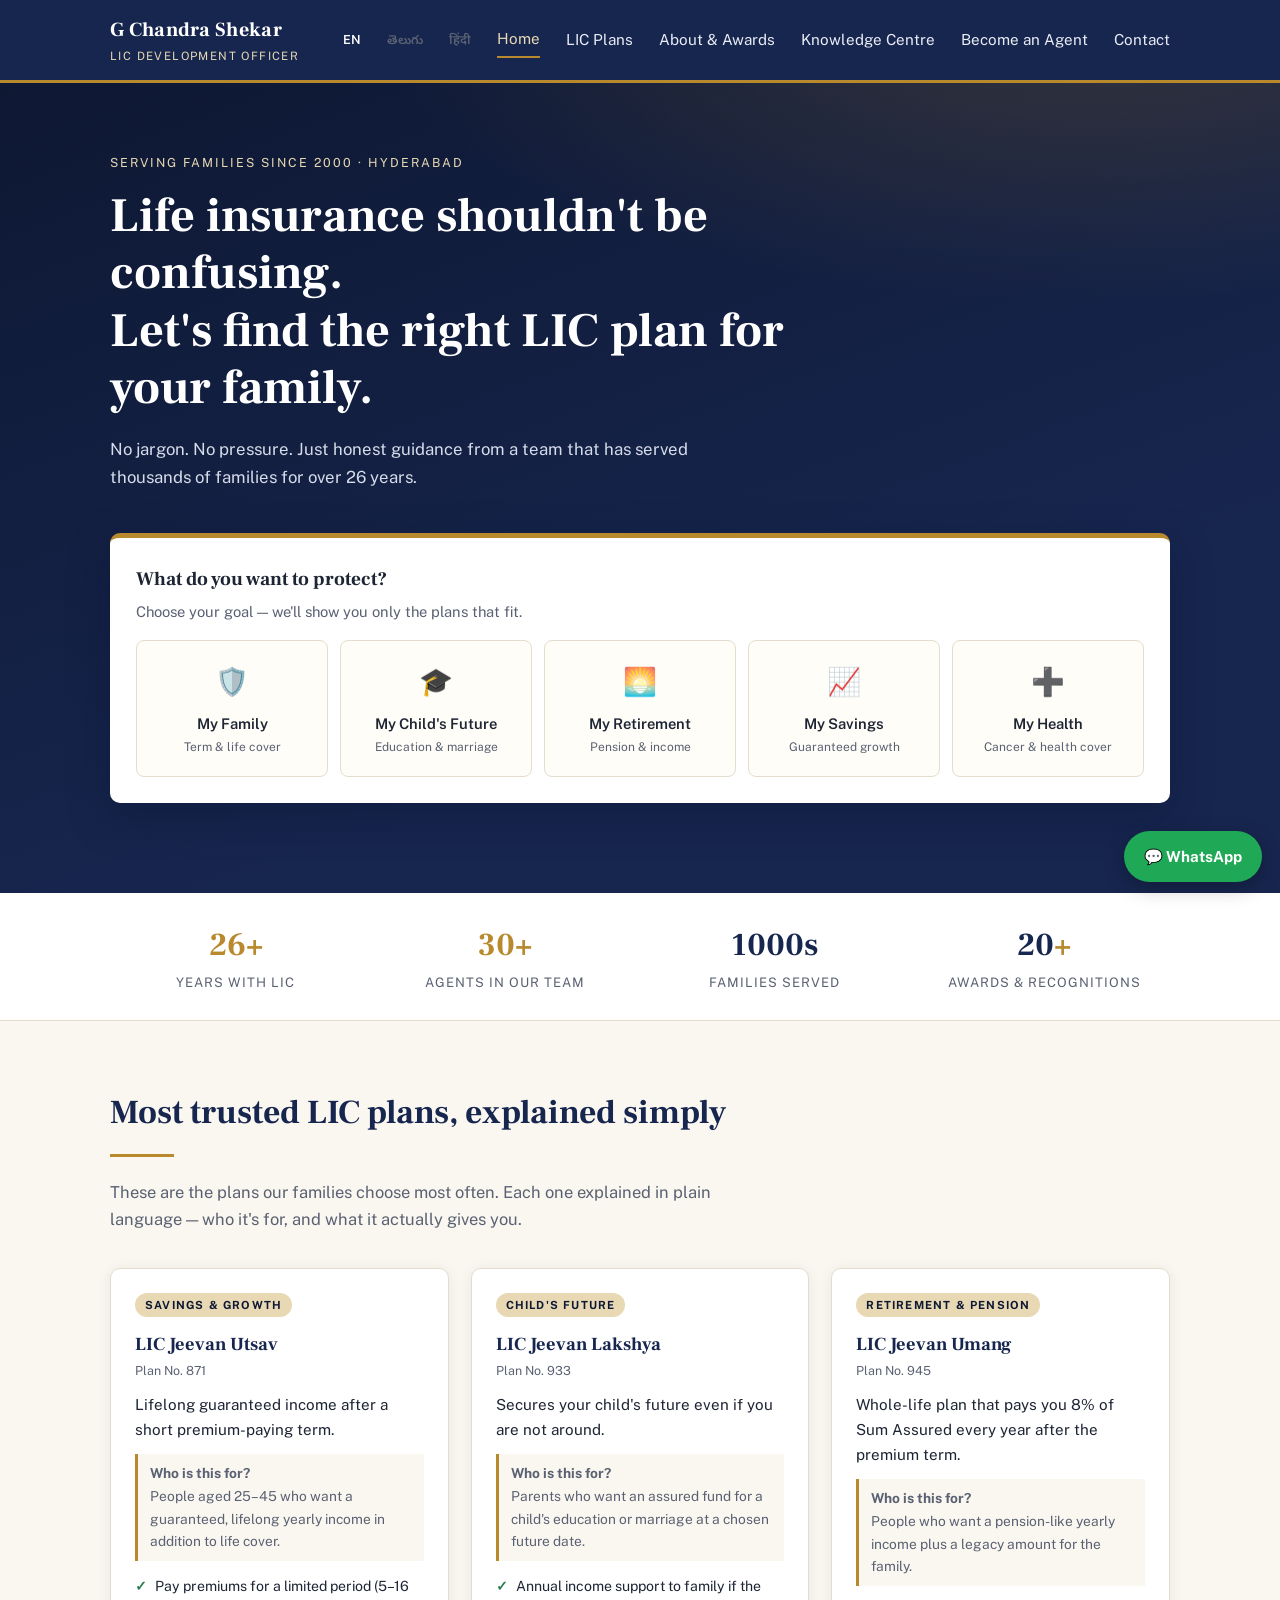
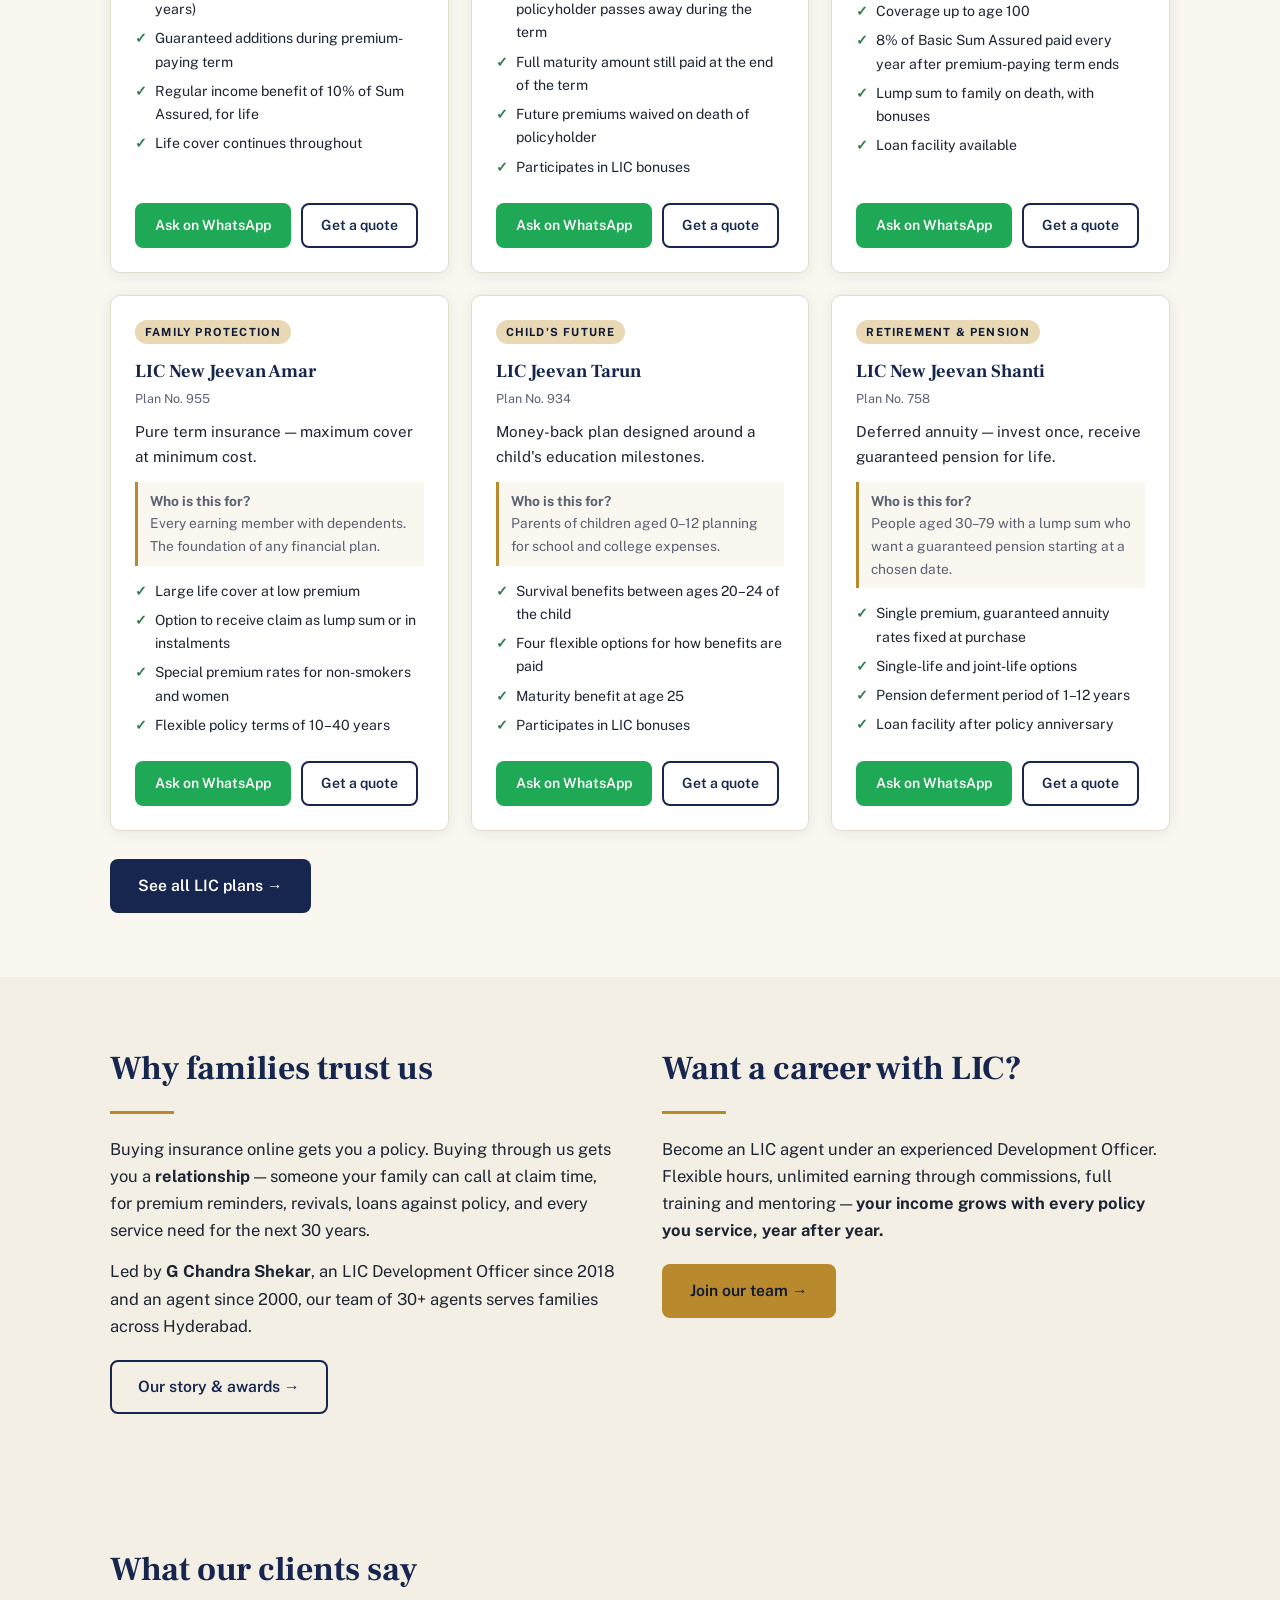
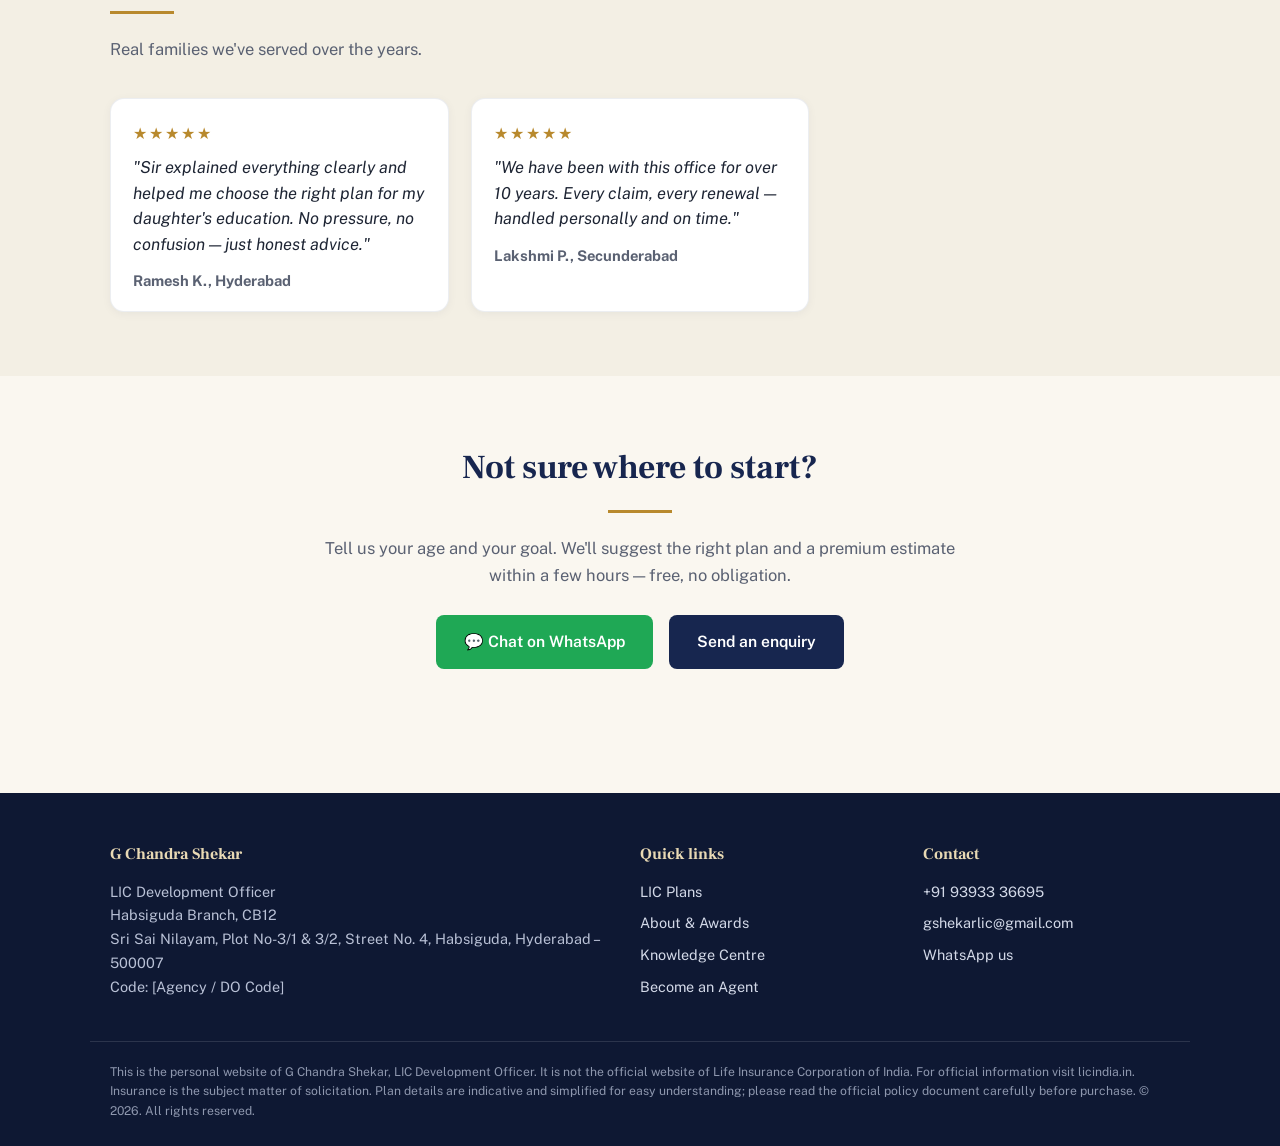
<file: index.html>
<!DOCTYPE html>
<html lang="en">
<head>
  <meta charset="UTF-8" />
  <meta name="viewport" content="width=device-width, initial-scale=1.0" />
  <title>LIC Policies Made Simple | Trusted LIC Development Officer</title>
  <meta name="description" content="25+ years of trusted LIC service. Simple guidance on life insurance, child plans, pension and savings — with a team of 30 LIC agents." />
  <link rel="preconnect" href="https://fonts.googleapis.com" />
  <link href="https://fonts.googleapis.com/css2?family=Frank+Ruhl+Libre:wght@500;700&family=Public+Sans:wght@400;600;700&family=Noto+Sans+Telugu:wght@400;600;700&family=Noto+Sans+Devanagari:wght@400;600;700&display=swap" rel="stylesheet" />
  <link rel="stylesheet" href="css/styles.css" />
</head>
<body>

  <header class="site-header">
    <div class="header-inner">
      <a class="brand" href="index.html">
        <span class="brand-name" data-cfg="name">Agent Name</span>
        <span class="brand-tag" data-cfg="designation">LIC Development Officer</span>
      </a>
      <button class="nav-toggle" aria-label="Open menu">☰</button>
      <nav class="nav">
        <a href="index.html" class="active" data-i18n="nav_home">Home</a>
        <a href="plans.html" data-i18n="nav_plans">LIC Plans</a>
        <a href="about.html" data-i18n="nav_about">About &amp; Awards</a>
        <a href="knowledge.html" data-i18n="nav_knowledge">Knowledge Centre</a>
        <a href="become-agent.html" data-i18n="nav_agent">Become an Agent</a>
        <a href="contact.html" data-i18n="nav_contact">Contact</a>
      </nav>
    </div>
  </header>

  <!-- HERO with the need selector -->
  <section class="hero">
    <div class="wrap">
      <div class="eyebrow" data-i18n="hero_eyebrow">Serving families since 2000 · Hyderabad</div>
      <h1 data-i18n="hero_title">Life insurance shouldn't be confusing. Let's find the right LIC plan for your family.</h1>
      <p class="lede" data-i18n="hero_lede">Honest guidance from a team serving families for 25+ years.</p>

      <div class="need-selector">
        <h2 data-i18n="need_h2">What do you want to protect?</h2>
        <p data-i18n="need_sub">Choose your goal.</p>
        <div class="need-grid">
          <a class="need-card" href="plans.html#protection">
            <span class="need-icon">🛡️</span>
            <span class="need-label" data-i18n="need_family">My Family</span>
            <span class="need-sub" data-i18n="need_family_sub">Term &amp; life cover</span>
          </a>
          <a class="need-card" href="plans.html#child">
            <span class="need-icon">🎓</span>
            <span class="need-label" data-i18n="need_child">My Child's Future</span>
            <span class="need-sub" data-i18n="need_child_sub">Education &amp; marriage</span>
          </a>
          <a class="need-card" href="plans.html#retirement">
            <span class="need-icon">🌅</span>
            <span class="need-label" data-i18n="need_retire">My Retirement</span>
            <span class="need-sub" data-i18n="need_retire_sub">Pension &amp; income</span>
          </a>
          <a class="need-card" href="plans.html#savings">
            <span class="need-icon">📈</span>
            <span class="need-label" data-i18n="need_savings">My Savings</span>
            <span class="need-sub" data-i18n="need_savings_sub">Guaranteed growth</span>
          </a>
          <a class="need-card" href="plans.html#health">
            <span class="need-icon">➕</span>
            <span class="need-label" data-i18n="need_health">My Health</span>
            <span class="need-sub" data-i18n="need_health_sub">Cancer &amp; health cover</span>
          </a>
        </div>
      </div>
    </div>
  </section>

  <!-- CREDIBILITY STRIP -->
  <div class="cred-strip">
    <div class="cred-inner">
      <div class="cred-item">
        <div class="cred-num"><span data-cfg="years">25</span><span>+</span></div>
        <div class="cred-label" data-i18n="cred_years">Years with LIC</div>
      </div>
      <div class="cred-item">
        <div class="cred-num"><span data-cfg="team">30</span><span>+</span></div>
        <div class="cred-label" data-i18n="cred_agents">Agents in our team</div>
      </div>
      <div class="cred-item">
        <div class="cred-num" data-i18n="cred_families_num">1000s</div>
        <div class="cred-label" data-i18n="cred_families">Families served</div>
      </div>
      <div class="cred-item">
        <div class="cred-num">20<span>+</span></div>
        <div class="cred-label" data-i18n="cred_awards">Awards &amp; recognitions</div>
      </div>
    </div>
  </div>

  <!-- FEATURED PLANS -->
  <section class="section">
    <div class="wrap">
      <h2 class="section-title" data-i18n="feat_title">Most trusted LIC plans, explained simply</h2>
      <hr class="gold-rule" />
      <p class="section-sub" data-i18n="feat_sub">Plans our families choose most often.</p>
      <div class="plan-grid" id="featured-plans"></div>
      <p style="margin-top:28px;">
        <a class="btn btn-navy" href="plans.html" data-i18n="btn_see_all">See all LIC plans →</a>
      </p>
    </div>
  </section>

  <!-- WHY US -->
  <section class="section section-alt">
    <div class="wrap split">
      <div>
        <h2 class="section-title" data-i18n="why_title">Why families trust us</h2>
        <hr class="gold-rule" />
        <p data-i18n="why_p1">Why buy through us.</p>
        <p style="margin-top:14px;" data-i18n="why_p2">Led by our Development Officer.</p>
        <p style="margin-top:20px;">
          <a class="btn btn-outline" href="about.html" data-i18n="btn_story">Our story &amp; awards →</a>
        </p>
      </div>
      <div>
        <h2 class="section-title" data-i18n="career_title">Want a career with LIC?</h2>
        <hr class="gold-rule" />
        <p data-i18n="career_p">Become an LIC agent under an experienced Development Officer.</p>
        <p style="margin-top:20px;">
          <a class="btn btn-gold" href="become-agent.html" data-i18n="btn_join">Join our team →</a>
        </p>
      </div>
    </div>
  </section>

  <!-- TESTIMONIALS -->
  <section class="section section-alt">
    <div class="wrap">
      <h2 class="section-title" data-i18n="test_title">What our clients say</h2>
      <hr class="gold-rule" />
      <p class="section-sub" data-i18n="test_sub">Real families we've served over the years.</p>
      <div class="testimonial-grid" id="testimonials-grid"></div>
    </div>
  </section>

  <!-- CTA -->
  <section class="section">
    <div class="wrap" style="text-align:center;">
      <h2 class="section-title" data-i18n="cta_title">Not sure where to start?</h2>
      <hr class="gold-rule" style="margin:14px auto 22px;" />
      <p class="section-sub" style="margin:0 auto 26px;" data-i18n="cta_sub">Tell us your age and your goal.</p>
      <a class="btn btn-wa" data-wa="" href="#" data-i18n="btn_wa_chat">💬 Chat on WhatsApp</a>
      &nbsp;&nbsp;
      <a class="btn btn-navy" href="contact.html" data-i18n="btn_enquiry">Send an enquiry</a>
    </div>
  </section>

  <footer class="site-footer">
    <div class="footer-grid">
      <div>
        <h4 data-cfg="name">Agent Name</h4>
        <p style="font-size:.9rem;">
          <span data-cfg="designation">LIC Development Officer</span><br />
          <span data-cfg="branch">LIC Branch Office</span><br />
          <span data-cfg="address">Office address</span><br />
          Code: <span data-cfg="license">[Code]</span>
        </p>
      </div>
      <div>
        <h4 data-i18n="footer_quicklinks">Quick links</h4>
        <a href="plans.html" data-i18n="nav_plans">LIC Plans</a>
        <a href="about.html" data-i18n="nav_about">About &amp; Awards</a>
        <a href="knowledge.html" data-i18n="nav_knowledge">Knowledge Centre</a>
        <a href="become-agent.html" data-i18n="nav_agent">Become an Agent</a>
      </div>
      <div>
        <h4 data-i18n="nav_contact">Contact</h4>
        <a data-cfg-href="tel" href="#"><span data-cfg="phone">Phone</span></a>
        <a data-cfg-href="mail" href="#"><span data-cfg="email">Email</span></a>
        <a data-wa="" href="#" data-i18n="footer_wa">WhatsApp us</a>
      </div>
    </div>
    <div class="footer-disclaimer">
      This is the personal website of <span data-cfg="name">Agent Name</span>,
      <span data-cfg="designation">LIC Development Officer</span>. It is not the official
      website of Life Insurance Corporation of India. For official information visit
      licindia.in. Insurance is the subject matter of solicitation. Plan details are
      indicative and simplified for easy understanding; please read the official policy
      document carefully before purchase. © <span data-cfg="year">2026</span>. All rights reserved.
    </div>
  </footer>

  <a class="wa-float" data-wa="" href="#">💬 WhatsApp</a>

  <script src="js/config.js"></script>
  <script src="data/policies.js"></script>
  <script src="data/testimonials.js"></script>
  <script src="js/i18n.js"></script>
  <script src="js/site.js"></script>
</body>
</html>
</file>
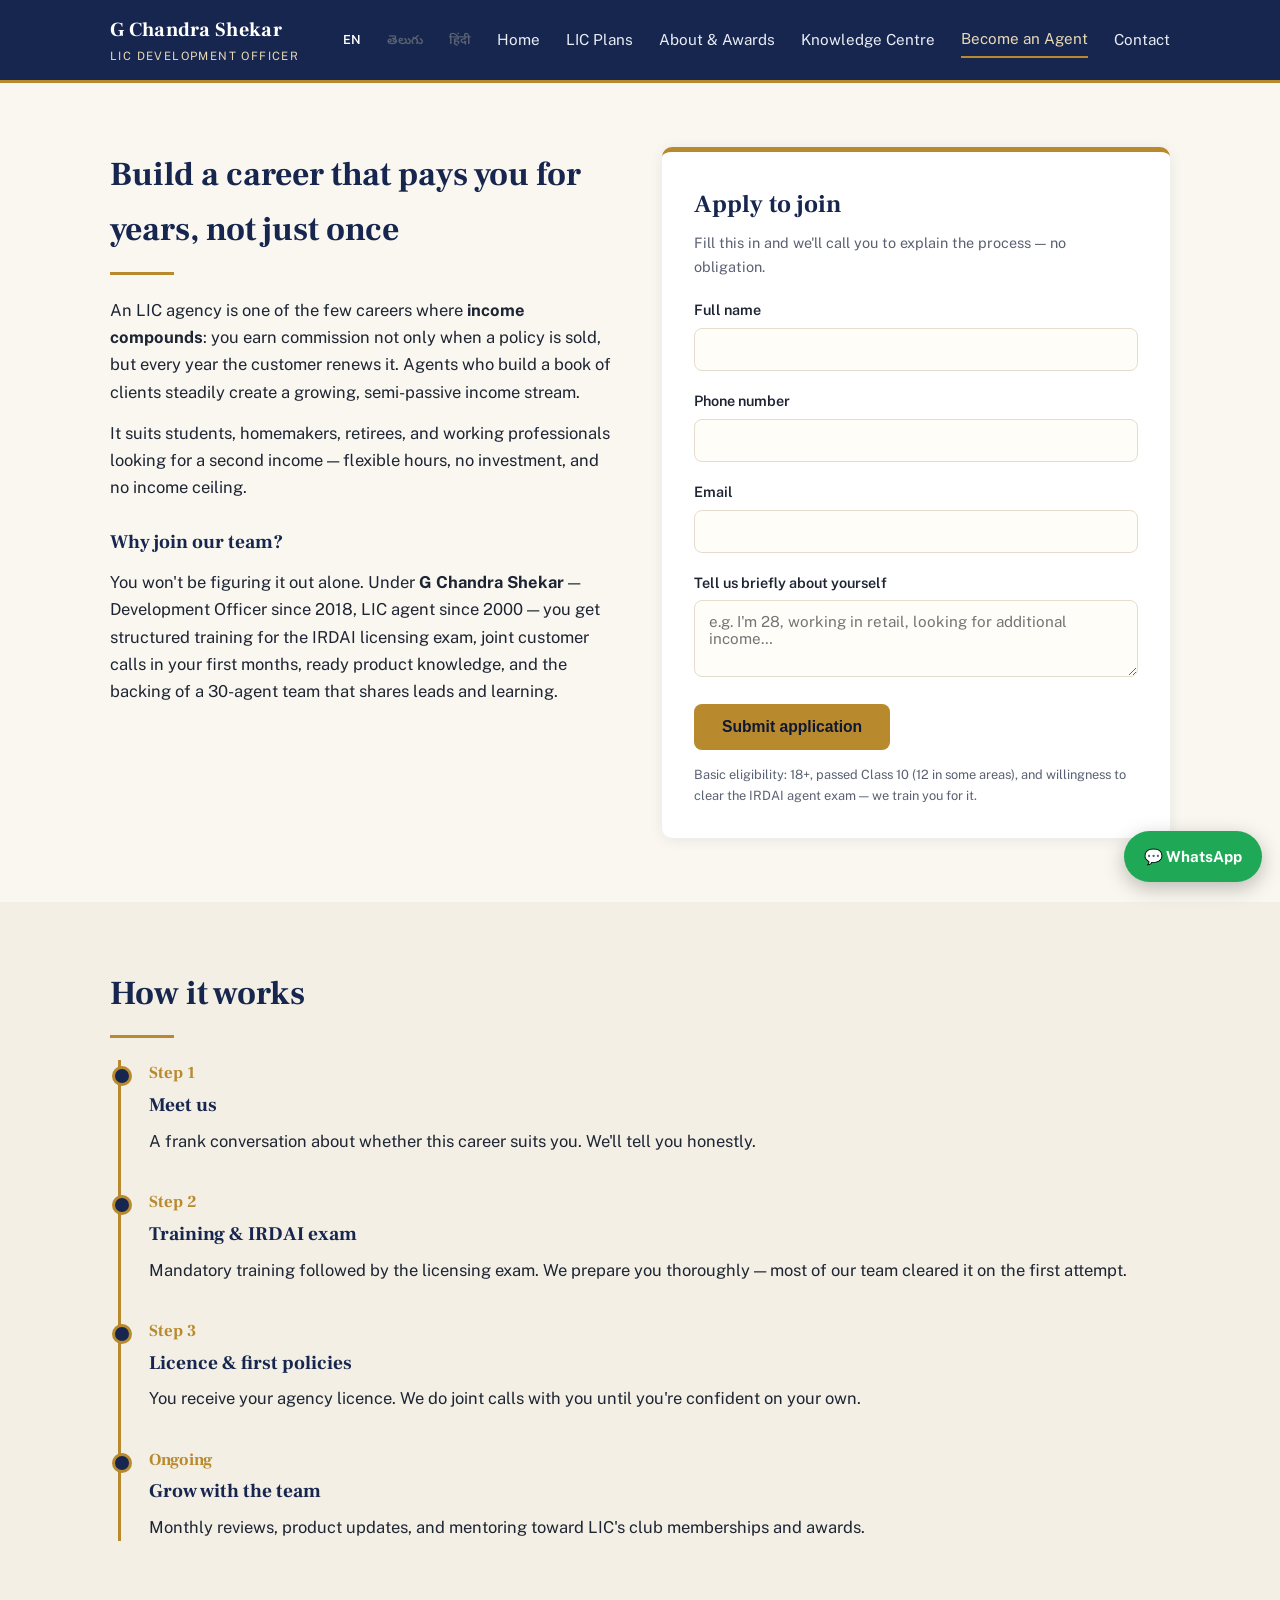
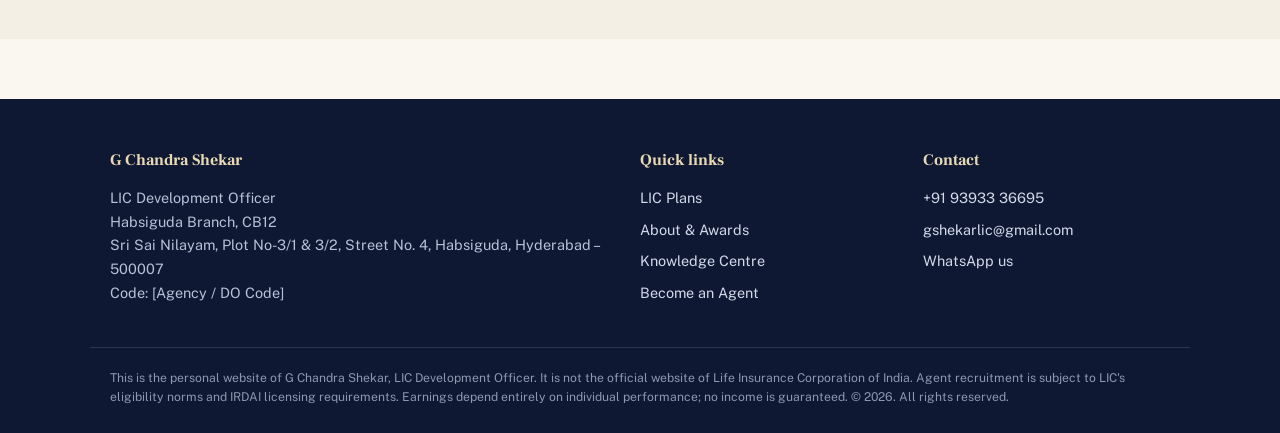
<file: become-agent.html>
<!DOCTYPE html>
<html lang="en">
<head>
  <meta charset="UTF-8" />
  <meta name="viewport" content="width=device-width, initial-scale=1.0" />
  <title>Become an LIC Agent | Build a Career Under an Experienced Development Officer</title>
  <meta name="description" content="Start your career as an LIC agent with full training and mentoring under a Development Officer with 25+ years of experience and a team of 30 agents." />
  <link rel="preconnect" href="https://fonts.googleapis.com" />
  <link href="https://fonts.googleapis.com/css2?family=Frank+Ruhl+Libre:wght@500;700&family=Public+Sans:wght@400;600;700&family=Noto+Sans+Telugu:wght@400;600;700&family=Noto+Sans+Devanagari:wght@400;600;700&display=swap" rel="stylesheet" />
  <link rel="stylesheet" href="css/styles.css" />
</head>
<body>

  <header class="site-header">
    <div class="header-inner">
      <a class="brand" href="index.html">
        <span class="brand-name" data-cfg="name">Agent Name</span>
        <span class="brand-tag" data-cfg="designation">LIC Development Officer</span>
      </a>
      <button class="nav-toggle" aria-label="Open menu">☰</button>
      <nav class="nav">
        <a href="index.html" data-i18n="nav_home">Home</a>
        <a href="plans.html" data-i18n="nav_plans">LIC Plans</a>
        <a href="about.html" data-i18n="nav_about">About &amp; Awards</a>
        <a href="knowledge.html" data-i18n="nav_knowledge">Knowledge Centre</a>
        <a href="become-agent.html" class="active" data-i18n="nav_agent">Become an Agent</a>
        <a href="contact.html" data-i18n="nav_contact">Contact</a>
      </nav>
    </div>
  </header>

  <section class="section">
    <div class="wrap split">
      <div>
        <h2 class="section-title" data-i18n="agent_title">Build a career that pays you for years, not just once</h2>
        <hr class="gold-rule" />
        <p data-i18n="agent_p1">Income compounds.</p>
        <p style="margin-top:14px;" data-i18n="agent_p2">Suits many people.</p>
        <h3 style="font-family:var(--ff-display); color:var(--navy); margin:26px 0 10px;" data-i18n="agent_why_title">Why join our team?</h3>
        <p data-i18n="agent_why_p">Training and mentoring.</p>
      </div>

      <div class="form-card">
        <h2 style="font-family:var(--ff-display); color:var(--navy); margin-bottom:6px;" data-i18n="agent_form_title">Apply to join</h2>
        <p style="font-size:.9rem; color:var(--ink-soft); margin-bottom:20px;" data-i18n="agent_form_sub">We will call you.</p>
        <form id="interest-form">
          <input type="hidden" name="form_type" value="agent-application" />
          <div class="form-row">
            <label for="a-name" data-i18n="f_name">Full name</label>
            <input id="a-name" name="name" type="text" required />
          </div>
          <div class="form-row">
            <label for="a-phone" data-i18n="f_phone">Phone number</label>
            <input id="a-phone" name="phone" type="tel" pattern="[0-9+ ]{10,15}" required />
          </div>
          <div class="form-row">
            <label for="a-email" data-i18n="f_email">Email</label>
            <input id="a-email" name="email" type="email" />
          </div>
          <div class="form-row">
            <label for="a-msg" data-i18n="f_about">Tell us briefly about yourself</label>
            <textarea id="a-msg" name="message" rows="3" data-i18n-ph="ph_agent_msg" placeholder="e.g. I'm 28, working in retail, looking for additional income…"></textarea>
          </div>
          <button class="btn btn-gold" type="submit" data-i18n="f_submit_app">Submit application</button>
          <div id="form-status" class="form-status"></div>
          <p class="form-note" data-i18n="agent_note">Basic eligibility info.</p>
        </form>
      </div>
    </div>
  </section>

  <section class="section section-alt">
    <div class="wrap">
      <h2 class="section-title" data-i18n="how_title">How it works</h2>
      <hr class="gold-rule" />
      <div class="timeline">
        <div class="timeline-item">
          <div class="tl-year" data-i18n="s1_y">Step 1</div>
          <h3 data-i18n="s1_t">Meet us</h3>
          <p data-i18n="s1_d">Frank talk.</p>
        </div>
        <div class="timeline-item">
          <div class="tl-year" data-i18n="s2_y">Step 2</div>
          <h3 data-i18n="s2_t">Training &amp; IRDAI exam</h3>
          <p data-i18n="s2_d">Training info.</p>
        </div>
        <div class="timeline-item">
          <div class="tl-year" data-i18n="s3_y">Step 3</div>
          <h3 data-i18n="s3_t">Licence &amp; first policies</h3>
          <p data-i18n="s3_d">Licence info.</p>
        </div>
        <div class="timeline-item">
          <div class="tl-year" data-i18n="s4_y">Ongoing</div>
          <h3 data-i18n="s4_t">Grow with the team</h3>
          <p data-i18n="s4_d">Growth info.</p>
        </div>
      </div>
    </div>
  </section>

  <footer class="site-footer">
    <div class="footer-grid">
      <div>
        <h4 data-cfg="name">Agent Name</h4>
        <p style="font-size:.9rem;">
          <span data-cfg="designation">LIC Development Officer</span><br />
          <span data-cfg="branch">LIC Branch Office</span><br />
          <span data-cfg="address">Office address</span><br />
          Code: <span data-cfg="license">[Code]</span>
        </p>
      </div>
      <div>
        <h4 data-i18n="footer_quicklinks">Quick links</h4>
        <a href="plans.html" data-i18n="nav_plans">LIC Plans</a>
        <a href="about.html" data-i18n="nav_about">About &amp; Awards</a>
        <a href="knowledge.html" data-i18n="nav_knowledge">Knowledge Centre</a>
        <a href="become-agent.html" data-i18n="nav_agent">Become an Agent</a>
      </div>
      <div>
        <h4 data-i18n="nav_contact">Contact</h4>
        <a data-cfg-href="tel" href="#"><span data-cfg="phone">Phone</span></a>
        <a data-cfg-href="mail" href="#"><span data-cfg="email">Email</span></a>
        <a data-wa="" href="#" data-i18n="footer_wa">WhatsApp us</a>
      </div>
    </div>
    <div class="footer-disclaimer">
      This is the personal website of <span data-cfg="name">Agent Name</span>,
      <span data-cfg="designation">LIC Development Officer</span>. It is not the official
      website of Life Insurance Corporation of India. Agent recruitment is subject to
      LIC's eligibility norms and IRDAI licensing requirements. Earnings depend entirely
      on individual performance; no income is guaranteed. © <span data-cfg="year">2026</span>. All rights reserved.
    </div>
  </footer>

  <a class="wa-float" data-wa="Hi, I'm interested in becoming an LIC agent. Please share details." href="#">💬 WhatsApp</a>

  <script src="js/config.js"></script>
  <script src="data/policies.js"></script>
  <script src="js/i18n.js"></script>
  <script src="js/site.js"></script>
</body>
</html>
</file>
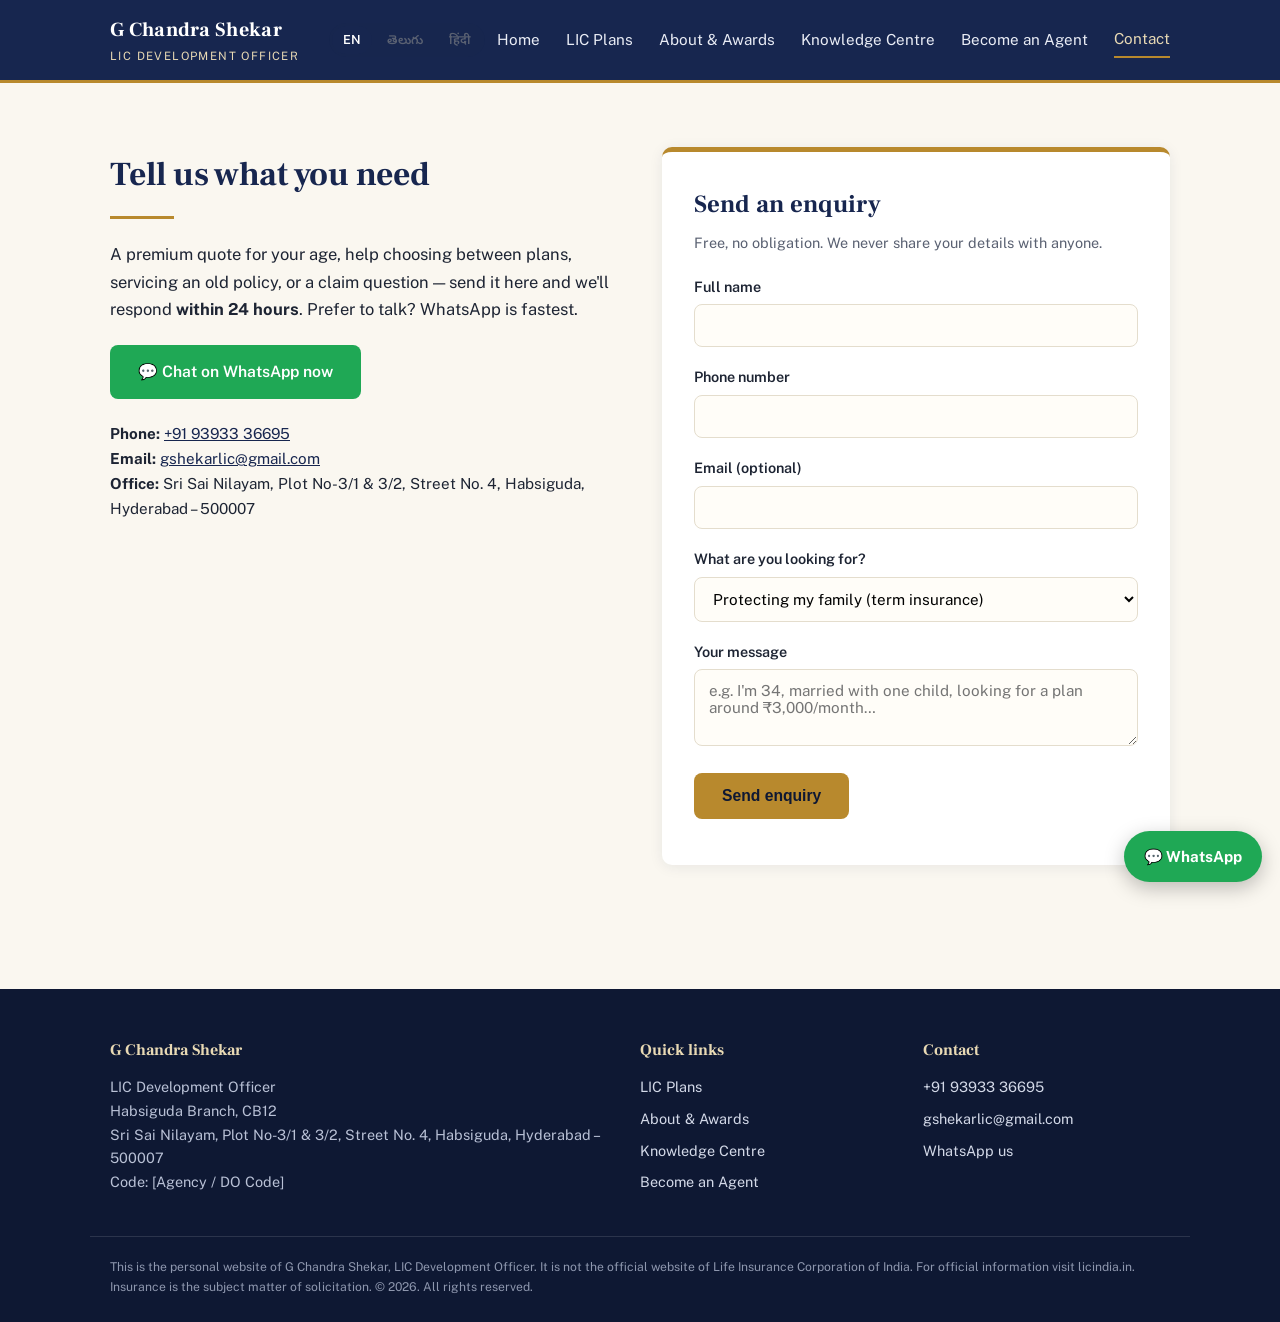
<file: contact.html>
<!DOCTYPE html>
<html lang="en">
<head>
  <meta charset="UTF-8" />
  <meta name="viewport" content="width=device-width, initial-scale=1.0" />
  <title>Contact Us | Get a Free LIC Premium Quote</title>
  <meta name="description" content="Ask about any LIC plan, get a personalised premium quote, or request policy servicing help. We respond within 24 hours." />
  <link rel="preconnect" href="https://fonts.googleapis.com" />
  <link href="https://fonts.googleapis.com/css2?family=Frank+Ruhl+Libre:wght@500;700&family=Public+Sans:wght@400;600;700&family=Noto+Sans+Telugu:wght@400;600;700&family=Noto+Sans+Devanagari:wght@400;600;700&display=swap" rel="stylesheet" />
  <link rel="stylesheet" href="css/styles.css" />
</head>
<body>

  <header class="site-header">
    <div class="header-inner">
      <a class="brand" href="index.html">
        <span class="brand-name" data-cfg="name">Agent Name</span>
        <span class="brand-tag" data-cfg="designation">LIC Development Officer</span>
      </a>
      <button class="nav-toggle" aria-label="Open menu">☰</button>
      <nav class="nav">
        <a href="index.html" data-i18n="nav_home">Home</a>
        <a href="plans.html" data-i18n="nav_plans">LIC Plans</a>
        <a href="about.html" data-i18n="nav_about">About &amp; Awards</a>
        <a href="knowledge.html" data-i18n="nav_knowledge">Knowledge Centre</a>
        <a href="become-agent.html" data-i18n="nav_agent">Become an Agent</a>
        <a href="contact.html" class="active" data-i18n="nav_contact">Contact</a>
      </nav>
    </div>
  </header>

  <section class="section">
    <div class="wrap split">
      <div>
        <h2 class="section-title" data-i18n="contact_title">Tell us what you need</h2>
        <hr class="gold-rule" />
        <p data-i18n="contact_p">Send your question here.</p>
        <p style="margin:22px 0;">
          <a class="btn btn-wa" data-wa="" href="#" data-i18n="btn_wa_chat_now">💬 Chat on WhatsApp now</a>
        </p>
        <p style="font-size:.95rem;">
          <strong data-i18n="contact_phone">Phone:</strong> <a data-cfg-href="tel" href="#"><span data-cfg="phone">Phone</span></a><br />
          <strong data-i18n="contact_email">Email:</strong> <a data-cfg-href="mail" href="#"><span data-cfg="email">Email</span></a><br />
          <strong data-i18n="contact_office">Office:</strong> <span data-cfg="address">Office address</span>
        </p>
        <!-- Once his Google Business Profile exists, embed the map here:
             Google Maps → your business → Share → Embed a map → paste the iframe. -->
      </div>

      <div class="form-card">
        <h2 style="font-family:var(--ff-display); color:var(--navy); margin-bottom:6px;" data-i18n="form_enquiry_title">Send an enquiry</h2>
        <p style="font-size:.9rem; color:var(--ink-soft); margin-bottom:20px;" data-i18n="form_enquiry_sub">Free, no obligation.</p>
        <form id="interest-form">
          <input type="hidden" name="form_type" value="customer-enquiry" />
          <div class="form-row">
            <label for="c-name" data-i18n="f_name">Full name</label>
            <input id="c-name" name="name" type="text" required />
          </div>
          <div class="form-row">
            <label for="c-phone" data-i18n="f_phone">Phone number</label>
            <input id="c-phone" name="phone" type="tel" pattern="[0-9+ ]{10,15}" required />
          </div>
          <div class="form-row">
            <label for="c-email" data-i18n="f_email_opt">Email (optional)</label>
            <input id="c-email" name="email" type="email" />
          </div>
          <div class="form-row">
            <label for="c-need" data-i18n="f_need">What are you looking for?</label>
            <select id="c-need" name="need">
              <option data-i18n="opt_1">Protecting my family (term insurance)</option>
              <option data-i18n="opt_2">My child's education / marriage</option>
              <option data-i18n="opt_3">Retirement / pension plan</option>
              <option data-i18n="opt_4">Savings &amp; guaranteed returns</option>
              <option data-i18n="opt_5">Health / cancer cover</option>
              <option data-i18n="opt_6">Help with an existing policy</option>
              <option data-i18n="opt_7">Something else</option>
            </select>
          </div>
          <div class="form-row">
            <label for="c-msg" data-i18n="f_msg">Your message</label>
            <textarea id="c-msg" name="message" rows="3" data-i18n-ph="ph_contact_msg" placeholder="e.g. I'm 34, married with one child, looking for a plan around ₹3,000/month…"></textarea>
          </div>
          <button class="btn btn-gold" type="submit" data-i18n="f_send">Send enquiry</button>
          <div id="form-status" class="form-status"></div>
        </form>
      </div>
    </div>
  </section>

  <footer class="site-footer">
    <div class="footer-grid">
      <div>
        <h4 data-cfg="name">Agent Name</h4>
        <p style="font-size:.9rem;">
          <span data-cfg="designation">LIC Development Officer</span><br />
          <span data-cfg="branch">LIC Branch Office</span><br />
          <span data-cfg="address">Office address</span><br />
          Code: <span data-cfg="license">[Code]</span>
        </p>
      </div>
      <div>
        <h4 data-i18n="footer_quicklinks">Quick links</h4>
        <a href="plans.html" data-i18n="nav_plans">LIC Plans</a>
        <a href="about.html" data-i18n="nav_about">About &amp; Awards</a>
        <a href="knowledge.html" data-i18n="nav_knowledge">Knowledge Centre</a>
        <a href="become-agent.html" data-i18n="nav_agent">Become an Agent</a>
      </div>
      <div>
        <h4 data-i18n="nav_contact">Contact</h4>
        <a data-cfg-href="tel" href="#"><span data-cfg="phone">Phone</span></a>
        <a data-cfg-href="mail" href="#"><span data-cfg="email">Email</span></a>
        <a data-wa="" href="#" data-i18n="footer_wa">WhatsApp us</a>
      </div>
    </div>
    <div class="footer-disclaimer">
      This is the personal website of <span data-cfg="name">Agent Name</span>,
      <span data-cfg="designation">LIC Development Officer</span>. It is not the official
      website of Life Insurance Corporation of India. For official information visit
      licindia.in. Insurance is the subject matter of solicitation. © <span data-cfg="year">2026</span>. All rights reserved.
    </div>
  </footer>

  <a class="wa-float" data-wa="" href="#">💬 WhatsApp</a>

  <script src="js/config.js"></script>
  <script src="data/policies.js"></script>
  <script src="js/i18n.js"></script>
  <script src="js/site.js"></script>
</body>
</html>
</file>
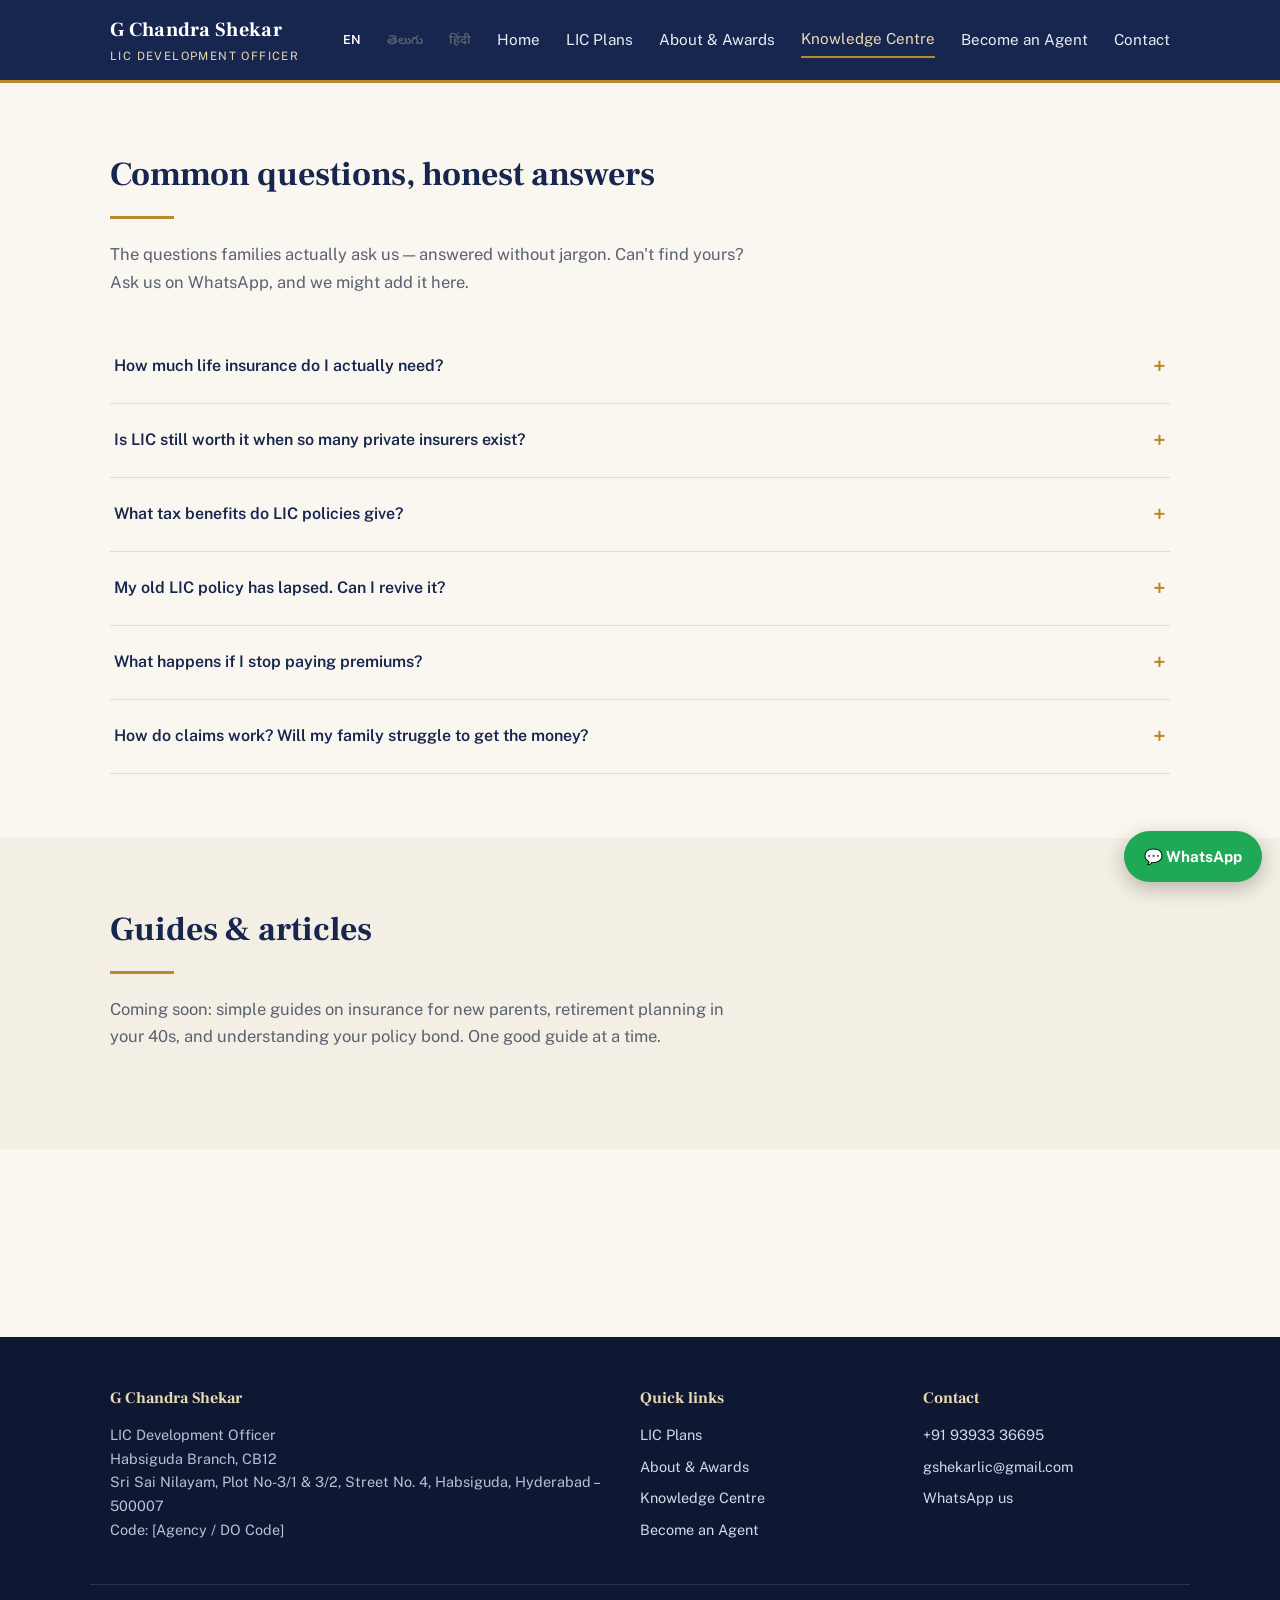
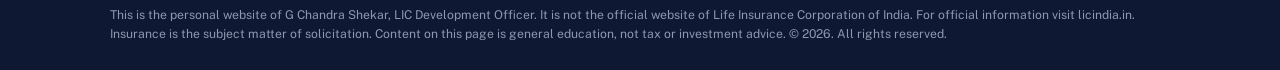
<file: knowledge.html>
<!DOCTYPE html>
<html lang="en">
<head>
  <meta charset="UTF-8" />
  <meta name="viewport" content="width=device-width, initial-scale=1.0" />
  <title>Knowledge Centre | LIC &amp; Insurance Basics Explained</title>
  <meta name="description" content="Plain-language answers to common LIC and life insurance questions — tax benefits, claims, riders, revival and more." />
  <link rel="preconnect" href="https://fonts.googleapis.com" />
  <link href="https://fonts.googleapis.com/css2?family=Frank+Ruhl+Libre:wght@500;700&family=Public+Sans:wght@400;600;700&family=Noto+Sans+Telugu:wght@400;600;700&family=Noto+Sans+Devanagari:wght@400;600;700&display=swap" rel="stylesheet" />
  <link rel="stylesheet" href="css/styles.css" />
</head>
<body>

  <header class="site-header">
    <div class="header-inner">
      <a class="brand" href="index.html">
        <span class="brand-name" data-cfg="name">Agent Name</span>
        <span class="brand-tag" data-cfg="designation">LIC Development Officer</span>
      </a>
      <button class="nav-toggle" aria-label="Open menu">☰</button>
      <nav class="nav">
        <a href="index.html" data-i18n="nav_home">Home</a>
        <a href="plans.html" data-i18n="nav_plans">LIC Plans</a>
        <a href="about.html" data-i18n="nav_about">About &amp; Awards</a>
        <a href="knowledge.html" class="active" data-i18n="nav_knowledge">Knowledge Centre</a>
        <a href="become-agent.html" data-i18n="nav_agent">Become an Agent</a>
        <a href="contact.html" data-i18n="nav_contact">Contact</a>
      </nav>
    </div>
  </header>

  <section class="section">
    <div class="wrap">
      <h2 class="section-title" data-i18n="kn_title">Common questions, honest answers</h2>
      <hr class="gold-rule" />
      <p class="section-sub" data-i18n="kn_sub">Questions families ask.</p>

      <details class="faq-item">
        <summary>How much life insurance do I actually need?</summary>
        <div class="faq-body">
          A simple rule of thumb: <strong>10–15 times your annual income</strong>, plus
          any outstanding loans. So if you earn ₹6 lakh a year and have a ₹20 lakh home
          loan, aim for roughly ₹80 lakh–₹1 crore of cover. A pure term plan makes this
          affordable. We'll help you calculate your exact number based on your family's needs.
        </div>
      </details>

      <details class="faq-item">
        <summary>Is LIC still worth it when so many private insurers exist?</summary>
        <div class="faq-body">
          LIC remains India's largest life insurer, backed by the Government of India,
          with the largest claim-settlement track record in the industry. Private
          insurers are also regulated and legitimate — the real question is not the
          company alone but <strong>whether the plan fits your need and whether someone
          will stand with your family at claim time</strong>. That service is what we provide.
        </div>
      </details>

      <details class="faq-item">
        <summary>What tax benefits do LIC policies give?</summary>
        <div class="faq-body">
          Premiums generally qualify for deduction under <strong>Section 80C</strong>
          (up to ₹1.5 lakh per year, old tax regime), and maturity proceeds may be
          tax-free under <strong>Section 10(10D)</strong>, subject to conditions on the
          premium-to-sum-assured ratio and current tax rules. Tax laws change — we'll
          explain what applies to your specific policy before you buy.
        </div>
      </details>

      <details class="faq-item">
        <summary>My old LIC policy has lapsed. Can I revive it?</summary>
        <div class="faq-body">
          Usually yes. LIC allows revival of lapsed policies within a specified period
          (typically 5 years from the first unpaid premium) by paying pending premiums
          with interest, sometimes with a health declaration. LIC also announces special
          revival campaigns with concessions. Bring us your policy number — we'll check
          the status and handle the process for you.
        </div>
      </details>

      <details class="faq-item">
        <summary>What happens if I stop paying premiums?</summary>
        <div class="faq-body">
          If you've paid premiums for a minimum period (as per your plan), the policy
          acquires a <strong>paid-up value</strong> — cover continues at a reduced level.
          You may also surrender it for its surrender value, though this usually means a
          loss. Before you stop paying, talk to us — options like a policy loan or
          premium-mode change often solve the cash-flow problem without losing the policy.
        </div>
      </details>

      <details class="faq-item">
        <summary>How do claims work? Will my family struggle to get the money?</summary>
        <div class="faq-body">
          This is exactly why buying through a local agent matters. At claim time, we
          personally help the family collect documents, file the claim, and follow up
          with the branch until settlement. Most genuine claims with complete documents
          are settled within days to a few weeks. Your family will never have to
          navigate it alone.
        </div>
      </details>
    </div>
  </section>

  <section class="section section-alt">
    <div class="wrap">
      <h2 class="section-title" data-i18n="guides_title">Guides &amp; articles</h2>
      <hr class="gold-rule" />
      <p class="section-sub">
        <!-- PLACEHOLDER: Add article cards here as you write them. Start with one
             good guide (e.g. "Insurance checklist for a new parent") rather than
             many thin ones. One deep article per month is enough. -->
        Coming soon: simple guides on insurance for new parents, retirement planning
        in your 40s, and understanding your policy bond. One good guide at a time.
      </p>
    </div>
  </section>

  <section class="section">
    <div class="wrap">
      <h2 class="section-title" data-i18n="videos_title">Watch &amp; learn</h2>
      <hr class="gold-rule" />
      <p class="section-sub" data-i18n="videos_sub">Short videos explaining LIC concepts simply.</p>
      <div class="video-grid" id="videos-grid"></div>
    </div>
  </section>

  <footer class="site-footer">
    <div class="footer-grid">
      <div>
        <h4 data-cfg="name">Agent Name</h4>
        <p style="font-size:.9rem;">
          <span data-cfg="designation">LIC Development Officer</span><br />
          <span data-cfg="branch">LIC Branch Office</span><br />
          <span data-cfg="address">Office address</span><br />
          Code: <span data-cfg="license">[Code]</span>
        </p>
      </div>
      <div>
        <h4 data-i18n="footer_quicklinks">Quick links</h4>
        <a href="plans.html" data-i18n="nav_plans">LIC Plans</a>
        <a href="about.html" data-i18n="nav_about">About &amp; Awards</a>
        <a href="knowledge.html" data-i18n="nav_knowledge">Knowledge Centre</a>
        <a href="become-agent.html" data-i18n="nav_agent">Become an Agent</a>
      </div>
      <div>
        <h4 data-i18n="nav_contact">Contact</h4>
        <a data-cfg-href="tel" href="#"><span data-cfg="phone">Phone</span></a>
        <a data-cfg-href="mail" href="#"><span data-cfg="email">Email</span></a>
        <a data-wa="" href="#" data-i18n="footer_wa">WhatsApp us</a>
      </div>
    </div>
    <div class="footer-disclaimer">
      This is the personal website of <span data-cfg="name">Agent Name</span>,
      <span data-cfg="designation">LIC Development Officer</span>. It is not the official
      website of Life Insurance Corporation of India. For official information visit
      licindia.in. Insurance is the subject matter of solicitation. Content on this page
      is general education, not tax or investment advice. © <span data-cfg="year">2026</span>. All rights reserved.
    </div>
  </footer>

  <a class="wa-float" data-wa="" href="#">💬 WhatsApp</a>

  <script src="js/config.js"></script>
  <script src="data/policies.js"></script>
  <script src="data/videos.js"></script>
  <script src="js/i18n.js"></script>
  <script src="js/site.js"></script>
</body>
</html>
</file>
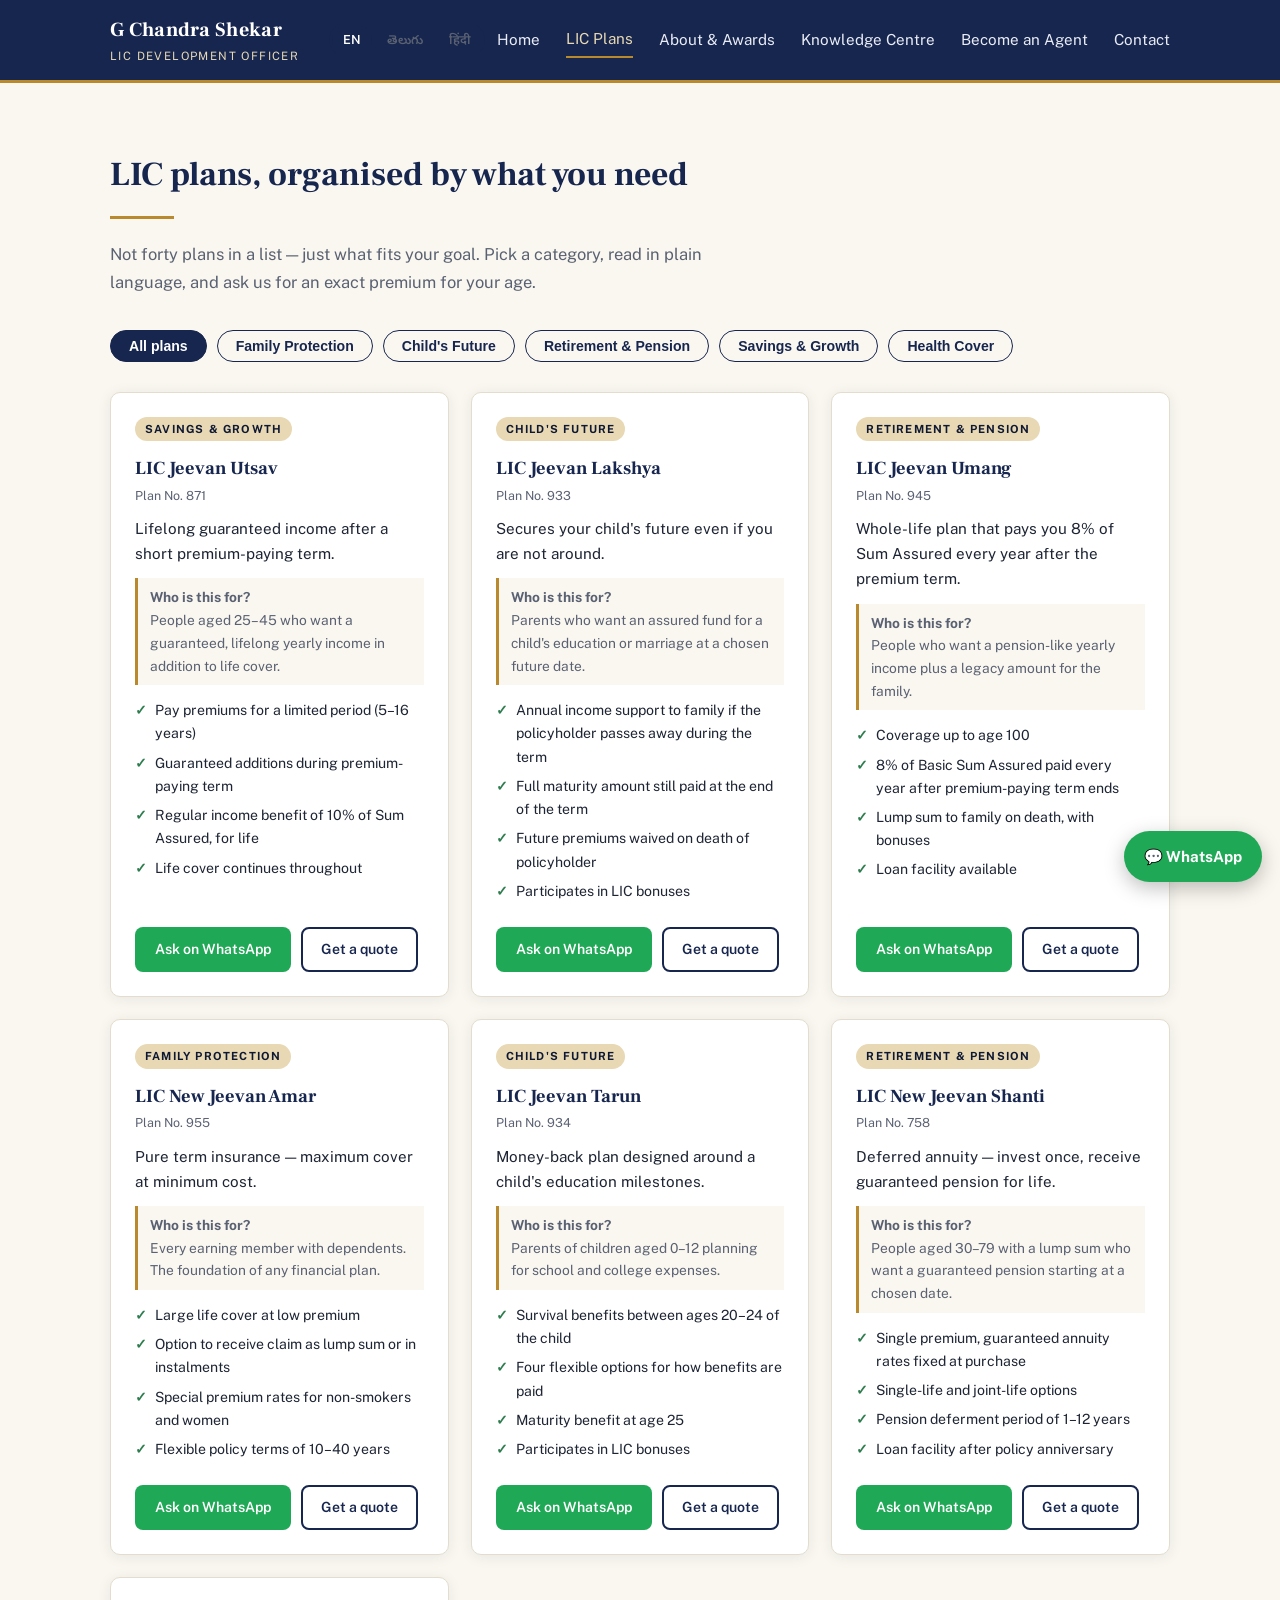
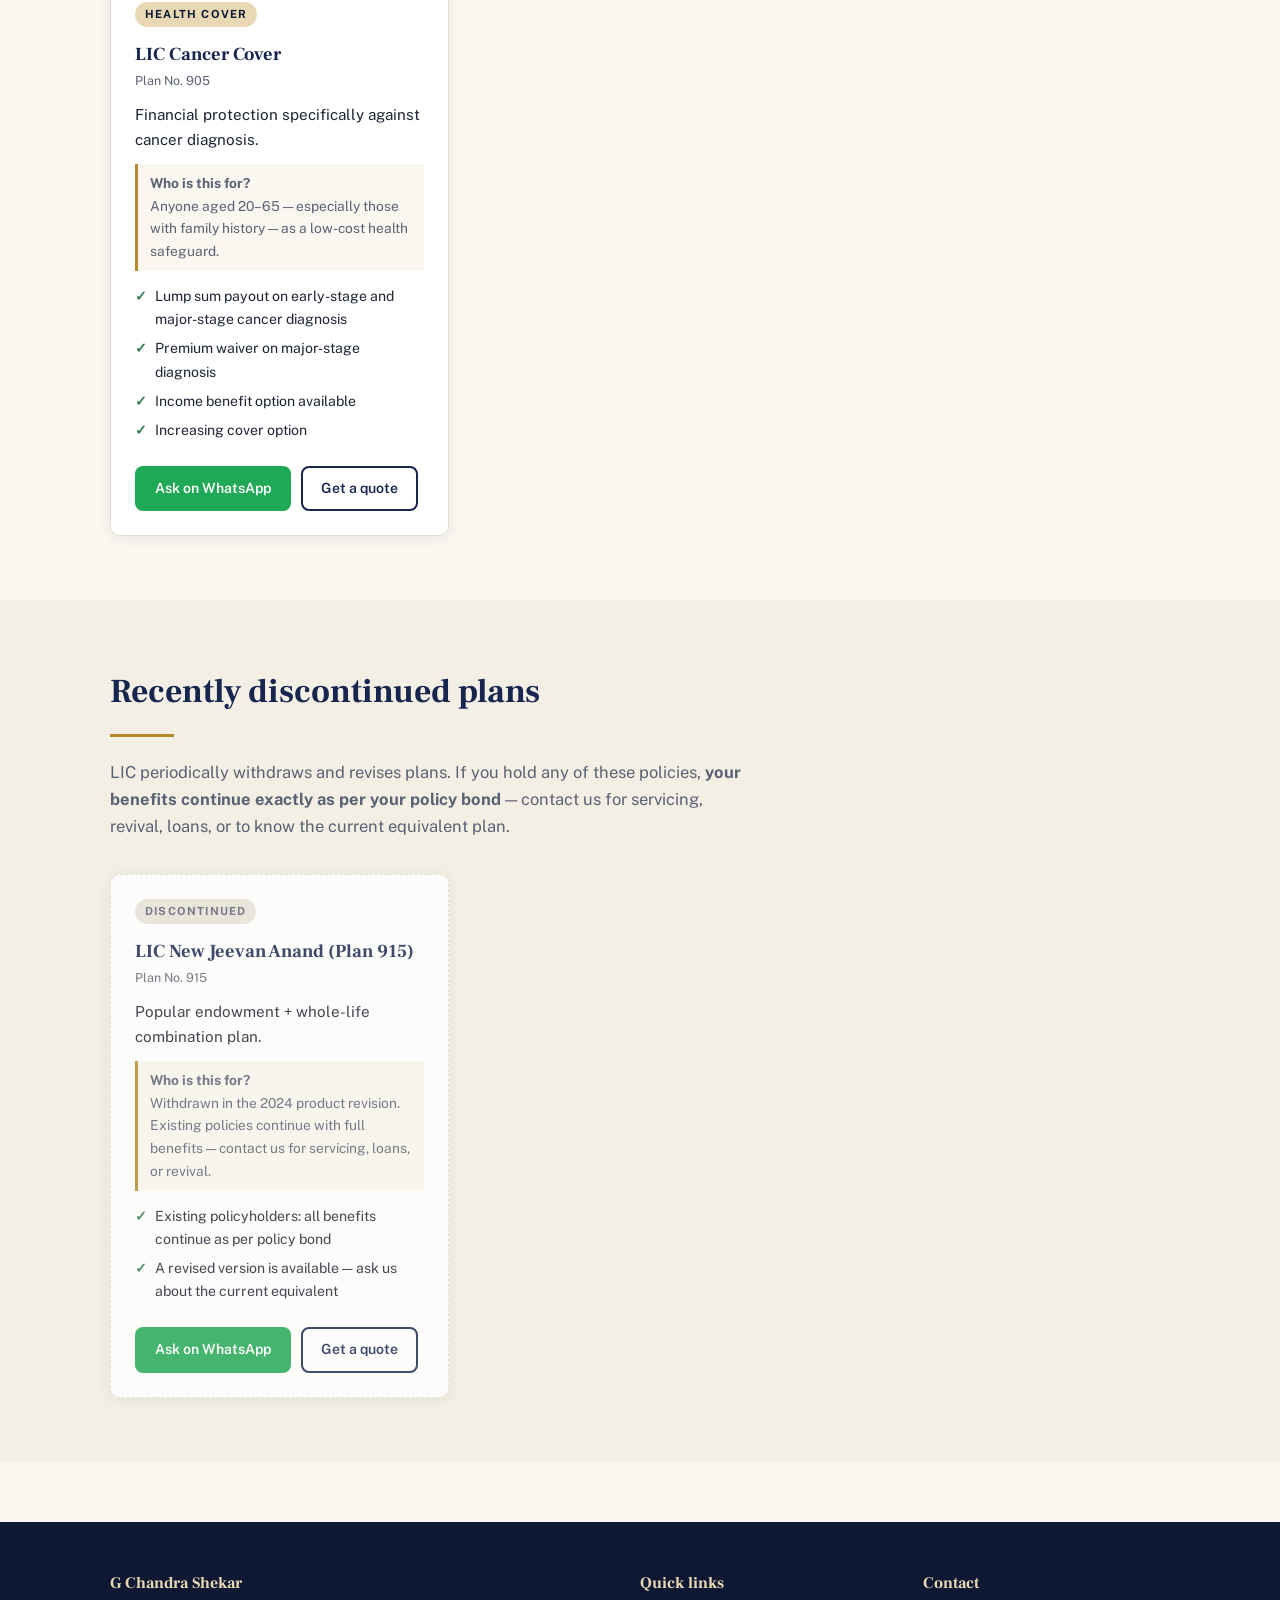
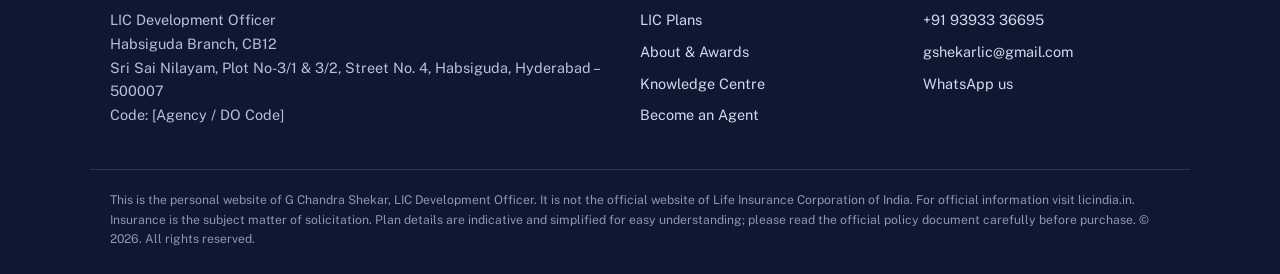
<file: plans.html>
<!DOCTYPE html>
<html lang="en">
<head>
  <meta charset="UTF-8" />
  <meta name="viewport" content="width=device-width, initial-scale=1.0" />
  <title>LIC Plans Explained Simply | Term, Child, Pension, Savings</title>
  <meta name="description" content="Current LIC plans explained in plain language — who each plan is for, key benefits, and how to get a premium quote." />
  <link rel="preconnect" href="https://fonts.googleapis.com" />
  <link href="https://fonts.googleapis.com/css2?family=Frank+Ruhl+Libre:wght@500;700&family=Public+Sans:wght@400;600;700&family=Noto+Sans+Telugu:wght@400;600;700&family=Noto+Sans+Devanagari:wght@400;600;700&display=swap" rel="stylesheet" />
  <link rel="stylesheet" href="css/styles.css" />
</head>
<body>

  <header class="site-header">
    <div class="header-inner">
      <a class="brand" href="index.html">
        <span class="brand-name" data-cfg="name">Agent Name</span>
        <span class="brand-tag" data-cfg="designation">LIC Development Officer</span>
      </a>
      <button class="nav-toggle" aria-label="Open menu">☰</button>
      <nav class="nav">
        <a href="index.html" data-i18n="nav_home">Home</a>
        <a href="plans.html" class="active" data-i18n="nav_plans">LIC Plans</a>
        <a href="about.html" data-i18n="nav_about">About &amp; Awards</a>
        <a href="knowledge.html" data-i18n="nav_knowledge">Knowledge Centre</a>
        <a href="become-agent.html" data-i18n="nav_agent">Become an Agent</a>
        <a href="contact.html" data-i18n="nav_contact">Contact</a>
      </nav>
    </div>
  </header>

  <section class="section">
    <div class="wrap">
      <h2 class="section-title" data-i18n="plans_title">LIC plans, organised by what you need</h2>
      <hr class="gold-rule" />
      <p class="section-sub" data-i18n="plans_sub">Just what fits your goal.</p>

      <div class="filter-row">
        <button class="filter-pill active" data-need="all" data-i18n="filter_all">All plans</button>
        <button class="filter-pill" data-need="protection" data-i18n="label_protection">Family Protection</button>
        <button class="filter-pill" data-need="child" data-i18n="label_child">Child's Future</button>
        <button class="filter-pill" data-need="retirement" data-i18n="label_retirement">Retirement</button>
        <button class="filter-pill" data-need="savings" data-i18n="label_savings">Savings</button>
        <button class="filter-pill" data-need="health" data-i18n="label_health">Health</button>
      </div>

      <div class="plan-grid" id="all-plans"></div>
    </div>
  </section>

  <section class="section section-alt">
    <div class="wrap">
      <h2 class="section-title" data-i18n="disc_title">Recently discontinued plans</h2>
      <hr class="gold-rule" />
      <p class="section-sub" data-i18n="disc_sub">Discontinued plan info.</p>
      <div class="plan-grid" id="discontinued-plans"></div>
    </div>
  </section>

  <footer class="site-footer">
    <div class="footer-grid">
      <div>
        <h4 data-cfg="name">Agent Name</h4>
        <p style="font-size:.9rem;">
          <span data-cfg="designation">LIC Development Officer</span><br />
          <span data-cfg="branch">LIC Branch Office</span><br />
          <span data-cfg="address">Office address</span><br />
          Code: <span data-cfg="license">[Code]</span>
        </p>
      </div>
      <div>
        <h4 data-i18n="footer_quicklinks">Quick links</h4>
        <a href="plans.html" data-i18n="nav_plans">LIC Plans</a>
        <a href="about.html" data-i18n="nav_about">About &amp; Awards</a>
        <a href="knowledge.html" data-i18n="nav_knowledge">Knowledge Centre</a>
        <a href="become-agent.html" data-i18n="nav_agent">Become an Agent</a>
      </div>
      <div>
        <h4 data-i18n="nav_contact">Contact</h4>
        <a data-cfg-href="tel" href="#"><span data-cfg="phone">Phone</span></a>
        <a data-cfg-href="mail" href="#"><span data-cfg="email">Email</span></a>
        <a data-wa="" href="#" data-i18n="footer_wa">WhatsApp us</a>
      </div>
    </div>
    <div class="footer-disclaimer">
      This is the personal website of <span data-cfg="name">Agent Name</span>,
      <span data-cfg="designation">LIC Development Officer</span>. It is not the official
      website of Life Insurance Corporation of India. For official information visit
      licindia.in. Insurance is the subject matter of solicitation. Plan details are
      indicative and simplified for easy understanding; please read the official policy
      document carefully before purchase. © <span data-cfg="year">2026</span>. All rights reserved.
    </div>
  </footer>

  <a class="wa-float" data-wa="" href="#">💬 WhatsApp</a>

  <script src="js/config.js"></script>
  <script src="data/policies.js"></script>
  <script src="js/i18n.js"></script>
  <script src="js/site.js"></script>
</body>
</html>
</file>
<file: css/styles.css>
/* ============================================================
   DESIGN SYSTEM
   Palette: institutional navy + gold on warm paper
   Display type: Frank Ruhl Libre | Body: Public Sans
   ============================================================ */

:root {
  --navy: #17264f;
  --navy-deep: #0e1833;
  --gold: #b8892d;
  --gold-soft: #e8d9b4;
  --paper: #faf7f0;
  --card: #ffffff;
  --ink: #1d2433;
  --ink-soft: #5a6172;
  --line: #e4ddcd;
  --ok: #2e7d4f;

  --ff-display: "Frank Ruhl Libre", "Noto Sans Telugu", "Noto Sans Devanagari", Georgia, serif;
  --ff-body: "Public Sans", "Noto Sans Telugu", "Noto Sans Devanagari", -apple-system, "Segoe UI", sans-serif;

  --maxw: 1100px;
  --radius: 10px;
  --shadow: 0 2px 14px rgba(23, 38, 79, 0.08);
}

* { margin: 0; padding: 0; box-sizing: border-box; }

html { scroll-behavior: smooth; }
@media (prefers-reduced-motion: reduce) {
  html { scroll-behavior: auto; }
  *, *::before, *::after { animation: none !important; transition: none !important; }
}

body {
  font-family: var(--ff-body);
  background: var(--paper);
  color: var(--ink);
  line-height: 1.65;
  font-size: 16.5px;
}

img { max-width: 100%; display: block; }
a { color: var(--navy); }

.wrap { max-width: var(--maxw); margin: 0 auto; padding: 0 20px; }

/* ---------- Header ---------- */
.site-header {
  background: var(--navy);
  color: #fff;
  position: sticky;
  top: 0;
  z-index: 50;
  border-bottom: 3px solid var(--gold);
}
.header-inner {
  display: flex; align-items: center; justify-content: space-between;
  padding: 14px 20px; max-width: var(--maxw); margin: 0 auto;
}
.brand { display: flex; flex-direction: column; text-decoration: none; color: #fff; }
.brand-name { font-family: var(--ff-display); font-size: 1.25rem; font-weight: 700; letter-spacing: 0.3px; }
.brand-tag { font-size: 0.72rem; color: var(--gold-soft); text-transform: uppercase; letter-spacing: 1.4px; }

.nav { display: flex; gap: 26px; align-items: center; }
.nav a { color: #e9ecf5; text-decoration: none; font-size: 0.95rem; padding: 4px 0; }
.nav a:hover, .nav a.active { color: var(--gold-soft); border-bottom: 2px solid var(--gold); }
.nav-toggle { display: none; background: none; border: 1px solid rgba(255,255,255,.4); color: #fff; font-size: 1.3rem; padding: 4px 12px; border-radius: 6px; cursor: pointer; }

/* ---------- Buttons ---------- */
.btn {
  display: inline-block; text-decoration: none; font-weight: 600;
  padding: 12px 26px; border-radius: 8px; font-size: 0.98rem;
  border: 2px solid transparent; cursor: pointer; transition: transform .12s ease, box-shadow .12s ease;
}
.btn:hover { transform: translateY(-1px); box-shadow: var(--shadow); }
.btn:focus-visible { outline: 3px solid var(--gold); outline-offset: 2px; }
.btn-gold { background: var(--gold); color: var(--navy-deep); }
.btn-navy { background: var(--navy); color: #fff; }
.btn-outline { background: transparent; color: var(--navy); border-color: var(--navy); }
.btn-wa { background: #1fa855; color: #fff; }

/* ---------- Hero ---------- */
.hero {
  background:
    radial-gradient(1200px 500px at 85% -10%, rgba(184,137,45,.22), transparent 60%),
    linear-gradient(160deg, var(--navy-deep), var(--navy) 70%);
  color: #fff;
  padding: 70px 0 90px;
}
.hero .eyebrow {
  color: var(--gold-soft); text-transform: uppercase; letter-spacing: 2px;
  font-size: 0.78rem; margin-bottom: 14px;
}
.hero h1 {
  font-family: var(--ff-display); font-weight: 700;
  font-size: clamp(1.9rem, 4.2vw, 3rem); line-height: 1.2; max-width: 720px;
}
.hero p.lede { margin: 18px 0 8px; max-width: 620px; color: #d7dcea; font-size: 1.05rem; }

/* Signature element: the need selector */
.need-selector {
  margin-top: 42px; background: var(--card); border-radius: var(--radius);
  box-shadow: 0 14px 40px rgba(10, 18, 45, .35);
  border-top: 5px solid var(--gold);
  padding: 26px; color: var(--ink);
}
.need-selector h2 { font-family: var(--ff-display); font-size: 1.2rem; margin-bottom: 4px; }
.need-selector p { font-size: .92rem; color: var(--ink-soft); margin-bottom: 16px; }
.need-grid { display: grid; grid-template-columns: repeat(5, 1fr); gap: 12px; }
.need-card {
  text-decoration: none; text-align: center; padding: 18px 10px;
  border: 1.5px solid var(--line); border-radius: 8px; color: var(--ink);
  background: #fffdf8; transition: border-color .15s, transform .15s;
}
.need-card:hover { border-color: var(--gold); transform: translateY(-3px); }
.need-card .need-icon { font-size: 1.7rem; }
.need-card .need-label { display: block; font-weight: 600; font-size: .92rem; margin-top: 8px; }
.need-card .need-sub { display: block; font-size: .75rem; color: var(--ink-soft); margin-top: 2px; }

/* ---------- Credibility strip ---------- */
.cred-strip { background: var(--card); border-bottom: 1px solid var(--line); }
.cred-inner {
  max-width: var(--maxw); margin: 0 auto; padding: 26px 20px;
  display: grid; grid-template-columns: repeat(4, 1fr); gap: 18px; text-align: center;
}
.cred-item .cred-num {
  font-family: var(--ff-display); font-size: 2rem; font-weight: 700; color: var(--navy);
}
.cred-item .cred-num span { color: var(--gold); }
.cred-item .cred-label { font-size: .82rem; color: var(--ink-soft); text-transform: uppercase; letter-spacing: 1px; }

/* ---------- Sections ---------- */
.section { padding: 64px 0; }
.section-alt { background: #f3efe4; }
.section h2.section-title {
  font-family: var(--ff-display); font-size: clamp(1.5rem, 3vw, 2.1rem);
  color: var(--navy); margin-bottom: 8px;
}
.section .section-sub { color: var(--ink-soft); max-width: 640px; margin-bottom: 34px; }
.gold-rule { width: 64px; height: 3px; background: var(--gold); border: none; margin: 14px 0 22px; }

/* ---------- Plan cards ---------- */
.plan-grid { display: grid; grid-template-columns: repeat(auto-fill, minmax(300px, 1fr)); gap: 22px; }

.testimonial-grid { display: grid; grid-template-columns: repeat(auto-fill, minmax(280px, 1fr)); gap: 22px; margin-top: 20px; }
.testimonial-card {
  background: #fff;
  border: 1px solid rgba(23, 38, 79, 0.08);
  border-radius: 14px;
  padding: 22px 22px 18px;
  box-shadow: 0 2px 10px rgba(23, 38, 79, 0.05);
}
.testimonial-stars { color: var(--gold); font-size: 1rem; letter-spacing: 2px; margin-bottom: 8px; }
.testimonial-text { font-style: italic; color: var(--ink); line-height: 1.55; margin-bottom: 12px; }
.testimonial-name { font-weight: 700; font-size: 0.92rem; color: var(--ink-soft); }
.testimonial-video-link {
  display: inline-block;
  margin-top: 10px;
  font-size: 0.85rem;
  font-weight: 600;
  color: var(--navy);
  text-decoration: none;
}
.testimonial-video-link:hover { text-decoration: underline; }

.video-grid { display: grid; grid-template-columns: repeat(auto-fill, minmax(260px, 1fr)); gap: 22px; margin-top: 20px; }
.video-card { background: #fff; border: 1px solid rgba(23, 38, 79, 0.08); border-radius: 14px; overflow: hidden; box-shadow: 0 2px 10px rgba(23, 38, 79, 0.05); }
.video-thumb-link { position: relative; display: block; aspect-ratio: 16/9; background: #000; }
.video-thumb { width: 100%; height: 100%; object-fit: cover; display: block; opacity: 0.85; }
.video-play {
  position: absolute; top: 50%; left: 50%; transform: translate(-50%, -50%);
  width: 52px; height: 52px; border-radius: 50%;
  background: rgba(23, 38, 79, 0.75); color: #fff;
  display: flex; align-items: center; justify-content: center;
  font-size: 1.2rem; pointer-events: none;
}
.video-title { padding: 14px 16px 4px; font-size: 0.98rem; color: var(--navy); }
.video-desc { padding: 0 16px 16px; font-size: 0.85rem; color: var(--ink-soft); }
.plan-card {
  background: var(--card); border: 1px solid var(--line); border-radius: var(--radius);
  padding: 24px; display: flex; flex-direction: column; box-shadow: var(--shadow);
}
.plan-card .plan-need {
  align-self: flex-start; font-size: .7rem; text-transform: uppercase; letter-spacing: 1.2px;
  background: var(--gold-soft); color: var(--navy-deep); padding: 3px 10px; border-radius: 20px; font-weight: 700;
}
.plan-card h3 { font-family: var(--ff-display); color: var(--navy); margin: 12px 0 2px; font-size: 1.15rem; }
.plan-card .plan-no { font-size: .78rem; color: var(--ink-soft); margin-bottom: 10px; }
.plan-card .plan-tagline { font-size: .95rem; margin-bottom: 12px; }
.plan-card .plan-for { font-size: .86rem; color: var(--ink-soft); background: #faf7f0; border-left: 3px solid var(--gold); padding: 8px 12px; margin-bottom: 14px; }
.plan-card ul { list-style: none; margin-bottom: 18px; }
.plan-card ul li { font-size: .88rem; padding-left: 20px; position: relative; margin-bottom: 6px; }
.plan-card ul li::before { content: "✓"; color: var(--ok); position: absolute; left: 0; font-weight: 700; }
.plan-card .plan-cta { margin-top: auto; display: flex; gap: 10px; flex-wrap: wrap; }
.plan-card .plan-cta .btn { padding: 9px 18px; font-size: .88rem; }

.plan-card.discontinued { opacity: .82; border-style: dashed; }
.plan-card.discontinued .plan-need { background: #e8e4da; color: var(--ink-soft); }

/* Filter pills */
.filter-row { display: flex; gap: 10px; flex-wrap: wrap; margin-bottom: 30px; }
.filter-pill {
  border: 1.5px solid var(--navy); background: transparent; color: var(--navy);
  padding: 7px 18px; border-radius: 30px; font-size: .88rem; cursor: pointer; font-weight: 600;
}
.filter-pill.active, .filter-pill:hover { background: var(--navy); color: #fff; }

/* ---------- Timeline (About) ---------- */
.timeline { border-left: 3px solid var(--gold); margin-left: 8px; padding-left: 28px; }
.timeline-item { position: relative; margin-bottom: 34px; }
.timeline-item::before {
  content: ""; position: absolute; left: -37px; top: 6px; width: 14px; height: 14px;
  background: var(--navy); border: 3px solid var(--gold); border-radius: 50%;
}
.timeline-item .tl-year { font-family: var(--ff-display); font-weight: 700; color: var(--gold); font-size: 1.05rem; }
.timeline-item h3 { font-family: var(--ff-display); color: var(--navy); margin: 2px 0 6px; }

/* ---------- Awards gallery ---------- */
.award-grid { display: grid; grid-template-columns: repeat(auto-fill, minmax(220px, 1fr)); gap: 18px; }
.award-card { background: var(--card); border: 1px solid var(--line); border-radius: var(--radius); overflow: hidden; box-shadow: var(--shadow); }
.award-card .award-img {
  aspect-ratio: 4/3; background: linear-gradient(135deg, #ece5d3, #f7f2e6);
  display: flex; align-items: center; justify-content: center; color: var(--ink-soft); font-size: .85rem;
  overflow: hidden;
}
.award-card .award-img img { width: 100%; height: 100%; object-fit: cover; display: block; }
.award-card .award-meta { padding: 14px 16px; }
.award-card .award-meta h4 { font-size: .95rem; color: var(--navy); }
.award-card .award-meta p { font-size: .8rem; color: var(--ink-soft); }

/* ---------- Forms ---------- */
.form-card {
  background: var(--card); border-radius: var(--radius); box-shadow: var(--shadow);
  border-top: 5px solid var(--gold); padding: 32px; max-width: 560px;
}
.form-row { margin-bottom: 18px; }
.form-row label { display: block; font-weight: 600; font-size: .9rem; margin-bottom: 6px; }
.form-row input, .form-row textarea, .form-row select {
  width: 100%; padding: 12px 14px; border: 1.5px solid var(--line); border-radius: 8px;
  font-family: var(--ff-body); font-size: .95rem; background: #fffdf8;
}
.form-row input:focus, .form-row textarea:focus, .form-row select:focus {
  outline: none; border-color: var(--gold);
}
.form-note { font-size: .8rem; color: var(--ink-soft); margin-top: 12px; }
.form-status { margin-top: 14px; font-size: .92rem; font-weight: 600; }
.form-status.ok { color: var(--ok); }
.form-status.err { color: #b3261e; }

/* ---------- Split layout ---------- */
.split { display: grid; grid-template-columns: 1fr 1fr; gap: 44px; align-items: start; }

/* ---------- FAQ ---------- */
.faq-item { border-bottom: 1px solid var(--line); }
.faq-item summary {
  cursor: pointer; padding: 18px 4px; font-weight: 600; font-size: 1rem; color: var(--navy);
  list-style: none; display: flex; justify-content: space-between; align-items: center;
}
.faq-item summary::after { content: "+"; color: var(--gold); font-size: 1.4rem; }
.faq-item[open] summary::after { content: "–"; }
.faq-item .faq-body { padding: 0 4px 18px; color: var(--ink-soft); font-size: .95rem; }

/* ---------- WhatsApp float ---------- */
.wa-float {
  position: fixed; right: 18px; bottom: 18px; z-index: 60;
  background: #1fa855; color: #fff; text-decoration: none;
  padding: 13px 20px; border-radius: 40px; font-weight: 700; font-size: .95rem;
  box-shadow: 0 6px 20px rgba(0,0,0,.25); display: flex; align-items: center; gap: 8px;
}

/* ---------- Footer ---------- */
.site-footer { background: var(--navy-deep); color: #b9c1d6; padding: 48px 0 26px; margin-top: 60px; }
.footer-grid { display: grid; grid-template-columns: 2fr 1fr 1fr; gap: 36px; max-width: var(--maxw); margin: 0 auto; padding: 0 20px; }
.site-footer h4 { color: var(--gold-soft); font-family: var(--ff-display); margin-bottom: 12px; font-size: 1rem; }
.site-footer a { color: #d3d9e8; text-decoration: none; display: block; margin-bottom: 8px; font-size: .9rem; }
.site-footer a:hover { color: var(--gold-soft); }
.footer-disclaimer {
  max-width: var(--maxw); margin: 34px auto 0; padding: 20px 20px 0;
  border-top: 1px solid rgba(255,255,255,.12); font-size: .76rem; line-height: 1.6; color: #8e97ae;
}

/* ---------- Responsive ---------- */
@media (max-width: 860px) {
  .need-grid { grid-template-columns: repeat(2, 1fr); }
  .cred-inner { grid-template-columns: repeat(2, 1fr); }
  .split { grid-template-columns: 1fr; }
  .footer-grid { grid-template-columns: 1fr; }
  .nav {
    display: none; position: absolute; top: 100%; left: 0; right: 0;
    background: var(--navy-deep); flex-direction: column; padding: 18px 20px; gap: 16px;
    border-bottom: 3px solid var(--gold);
  }
  .nav.open { display: flex; }
  .nav-toggle { display: block; }
}
@media (max-width: 480px) {
  .need-grid { grid-template-columns: 1fr 1fr; }
  .hero { padding: 48px 0 64px; }
}

/* ===== Language switcher (EN | తెలుగు | हिंदी) ===== */
.lang-switch {
  display: flex;
  gap: 4px;
  margin-left: auto;
  margin-right: 12px;
  background: rgba(23, 38, 79, 0.06);
  border-radius: 999px;
  padding: 3px;
}
.lang-btn {
  border: none;
  background: transparent;
  font-family: var(--ff-body);
  font-size: 0.78rem;
  font-weight: 600;
  color: var(--ink-soft);
  padding: 5px 11px;
  border-radius: 999px;
  cursor: pointer;
  line-height: 1.4;
}
.lang-btn.active {
  background: var(--navy);
  color: #fff;
}
@media (max-width: 860px) {
  .lang-switch { margin-right: 8px; }
  .lang-btn { padding: 4px 9px; font-size: 0.74rem; }
}
</file>
